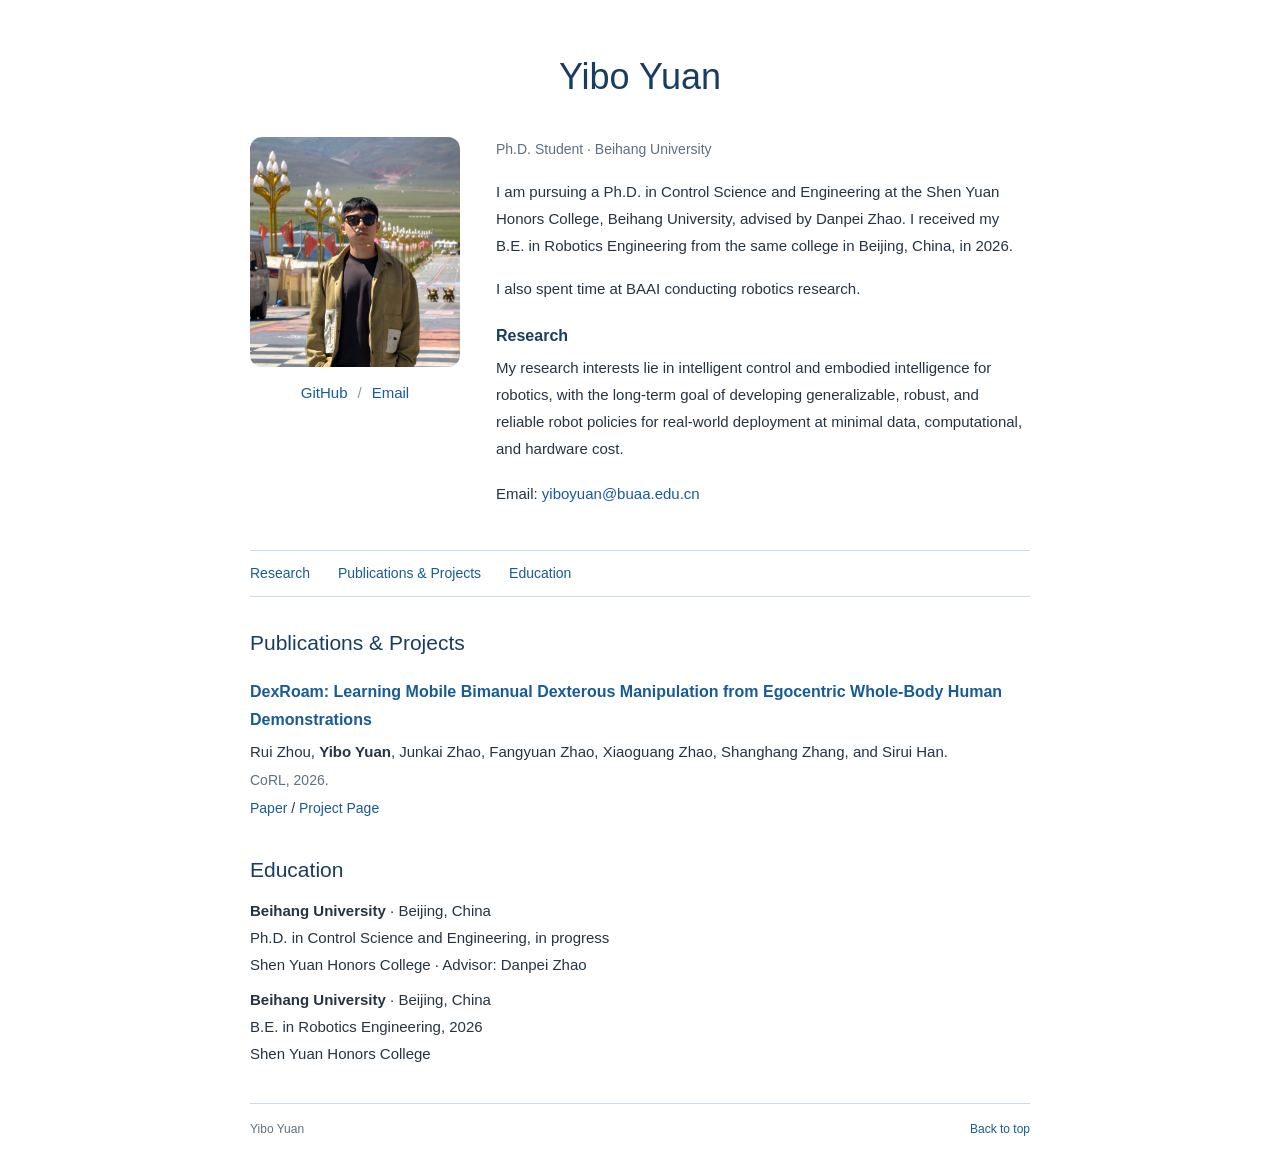
<file: index.html>
<!DOCTYPE html>
<html lang="en">
<head>
  <meta charset="utf-8">
  <meta name="viewport" content="width=device-width, initial-scale=1">
  <meta name="description" content="Yibo Yuan is a Ph.D. student at Beihang University, working on intelligent control for robotics.">
  <meta name="theme-color" content="#ffffff">
  <title>Yibo Yuan | Personal Homepage</title>
  <link rel="stylesheet" href="css/home.css?v=profile-columns-2">
</head>
<body>
  <a class="skip-link" href="#main">Skip to content</a>
  <div class="page">
    <header class="profile" id="about">
      <h1>Yibo Yuan</h1>
      <div class="profile-columns">
        <div class="profile-sidebar">
          <img class="portrait" src="images/portrait.jpeg" alt="Portrait of Yibo Yuan" width="210" height="230">
          <div class="profile-links">
            <a href="https://github.com/xiaoxiaoabo">GitHub</a>
            <span aria-hidden="true">/</span>
            <a href="mailto:yiboyuan@buaa.edu.cn">Email</a>
          </div>
        </div>
        <div class="profile-copy">
          <p class="subtitle">Ph.D. Student · Beihang University</p>
          <p class="bio">I am pursuing a Ph.D. in Control Science and Engineering at the Shen Yuan Honors College, Beihang University, advised by Danpei Zhao. I received my B.E. in Robotics Engineering from the same college in Beijing, China, in 2026.</p>
          <p>I also spent time at BAAI conducting robotics research.</p>
          <section id="research" aria-labelledby="research-title">
            <h2 id="research-title">Research</h2>
            <p>My research interests lie in intelligent control and embodied intelligence for robotics, with the long-term goal of developing generalizable, robust, and reliable robot policies for real-world deployment at minimal data, computational, and hardware cost.</p>
          </section>
          <p class="email">Email: <a href="mailto:yiboyuan@buaa.edu.cn">yiboyuan@buaa.edu.cn</a></p>
        </div>
      </div>
    </header>

    <nav class="navigation" aria-label="Page navigation">
      <a href="#research">Research</a>
      <a href="#publications">Publications & Projects</a>
      <a href="#education">Education</a>
    </nav>

    <main id="main">
      <section id="publications" aria-labelledby="publications-title">
        <h2 id="publications-title">Publications & Projects</h2>
        <article class="publication">
          <h3><a href="https://dexroam.github.io/">DexRoam: Learning Mobile Bimanual Dexterous Manipulation from Egocentric Whole-Body Human Demonstrations</a></h3>
          <p>Rui Zhou, <strong>Yibo Yuan</strong>, Junkai Zhao, Fangyuan Zhao, Xiaoguang Zhao, Shanghang Zhang, and Sirui Han.</p>
          <p class="publication-meta">CoRL, 2026.</p>
          <p class="publication-links"><a href="https://arxiv.org/abs/2609.35761">Paper</a> / <a href="https://dexroam.github.io/">Project Page</a></p>
        </article>
      </section>

      <section id="education" aria-labelledby="education-title">
        <h2 id="education-title">Education</h2>
        <p><strong>Beihang University</strong> · Beijing, China<br>
          Ph.D. in Control Science and Engineering, in progress<br>
          Shen Yuan Honors College · Advisor: Danpei Zhao</p>
        <p><strong>Beihang University</strong> · Beijing, China<br>
          B.E. in Robotics Engineering, 2026<br>
          Shen Yuan Honors College</p>
      </section>

    </main>

    <footer><span>Yibo Yuan</span><a href="#about">Back to top</a></footer>
  </div>
</body>
</html>
</file>
<file: css/home.css>
/* Minimal academic homepage. */
:root {
  color-scheme: light;
  --background: #ffffff;
  --text: #263442;
  --muted: #5e7080;
  --link: #185b96;
  --line: #ccddea;
}

* { box-sizing: border-box; }
html { scroll-padding-top: 24px; }
body {
  margin: 0;
  background: var(--background);
  color: var(--text);
  font-family: Arial, "PingFang SC", "Microsoft YaHei", sans-serif;
  font-size: 15px;
  line-height: 1.8;
  -webkit-font-smoothing: antialiased;
}
a { color: var(--link); text-decoration: none; }
a:hover { text-decoration: underline; text-underline-offset: 3px; }
a:focus-visible { outline: 2px solid var(--link); outline-offset: 4px; }
p { margin: 8px 0; }
.page { max-width: 840px; margin: 0 auto; padding: 54px 30px 24px; }
.profile h1 {
  margin: 0 0 36px;
  text-align: center;
  color: #193d60;
  font-size: 36px;
  font-weight: 500;
  line-height: 1.3;
}
.profile-columns {
  display: grid;
  grid-template-columns: 210px minmax(0, 1fr);
  gap: 36px;
  align-items: start;
}
.portrait {
  display: block;
  width: 100%;
  height: 230px;
  object-fit: cover;
  object-position: center 55%;
  border-radius: 12px;
}
.profile-links { display: flex; justify-content: center; flex-wrap: wrap; gap: 10px; margin-top: 12px; }
.profile-links > span { color: #8798a6; }
.profile-copy p { margin: 0 0 16px; }
.subtitle { font-size: 14px; color: var(--muted); }
.muted { color: var(--muted); }
.profile-copy section { margin: 22px 0 18px; }
.profile-copy h2 { font-size: 16px; font-weight: 600; margin-bottom: 6px; }
.email { overflow-wrap: anywhere; }
.navigation {
  display: flex;
  flex-wrap: wrap;
  gap: 12px 28px;
  border-top: 1px solid var(--line);
  border-bottom: 1px solid var(--line);
  margin: 27px 0 30px;
  padding: 10px 0;
  font-size: 14px;
}
section { margin-bottom: 32px; }
h2 {
  margin: 0 0 12px;
  font-size: 21px;
  line-height: 1.5;
  font-weight: 500;
  color: #193d60;
}
.publication { margin-top: 19px; }
h3 { margin: 0 0 3px; font-size: 16px; font-weight: 600; }
.publication p { margin: 3px 0; }
.publication-meta { color: var(--muted); font-size: 14px; }
.publication-links { font-size: 14px; }
.contact-list { margin: 0; }
.contact-list > div { display: flex; gap: 14px; margin: 4px 0; }
dt { width: 60px; flex-shrink: 0; }
dd { margin: 0; overflow-wrap: anywhere; }
footer {
  display: flex;
  justify-content: space-between;
  gap: 20px;
  margin-top: 36px;
  padding-top: 15px;
  border-top: 1px solid var(--line);
  color: var(--muted);
  font-size: 12px;
}
.skip-link { position: absolute; left: 16px; top: -80px; padding: 8px 14px; background: var(--background); }
.skip-link:focus { top: 8px; }
@media (max-width: 600px) {
  .page { padding: 32px 22px 22px; }
  .profile-columns { grid-template-columns: 120px minmax(0, 1fr); gap: 20px; }
  .portrait { height: 145px; border-radius: 8px; }
  .profile h1 { font-size: 28px; }
  .navigation { column-gap: 22px; margin-top: 23px; }
  h2 { font-size: 20px; }
  section { margin-bottom: 28px; }
}
@media (max-width: 360px) {
  .page { padding-inline: 18px; }
  .navigation { column-gap: 16px; font-size: 13px; }
}

@media (max-width: 480px) {
  .profile-columns { grid-template-columns: 1fr; gap: 24px; }
  .profile-sidebar { width: 150px; margin-inline: auto; }
  .portrait { height: 170px; }
  .profile h1 { margin-bottom: 24px; }
}
</file>
